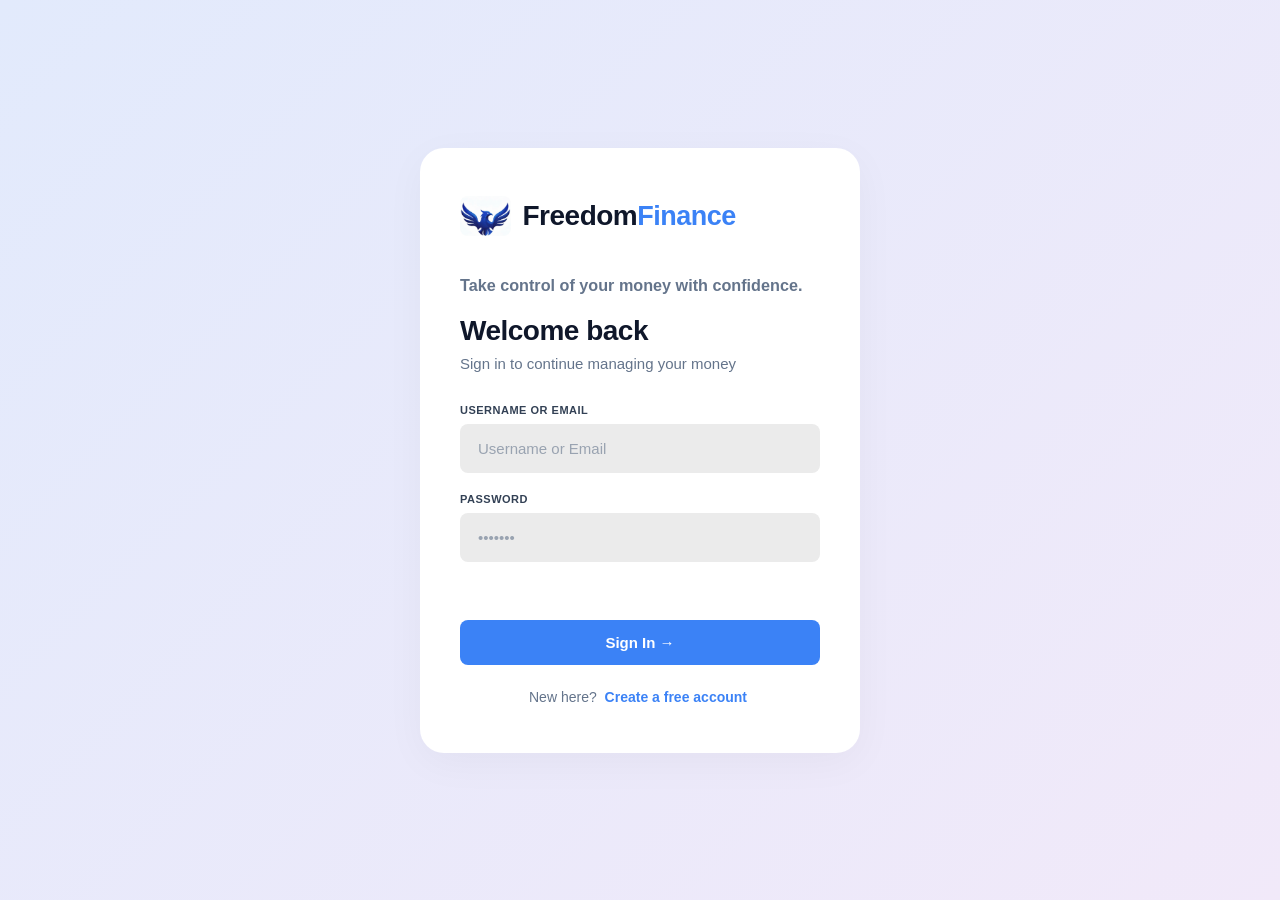
<file: index.html>
<!DOCTYPE html>
<html lang="en">
<head>
  <meta charset="utf-8" />
  <meta name="viewport" content="width=device-width, initial-scale=1" />
  <title>Freedom Finance</title>
  <link rel="stylesheet" href="style.css" />
  <script src="script.js" defer></script>
</head>
<body>
  <div class="auth-panel">
    <div class="auth-card">
      <!--Logo and brand name-->
      <div class="brand-header">
        <img src="LogInLogo.png" alt="Logo" class="brand-logo">
        <div class="brand-text">
          <span class="text-dark">Freedom</span><span class="text-blue">Finance</span>
        </div>
      </div>

      <div id="view-login" class="auth-view active">
        <h2 class="auth-heading">Take control of your money with confidence.</h2>
        <h2 class="auth-card-title">Welcome back</h2>
        <p class="auth-card-subtitle">Sign in to continue managing your money</p>

<!--Log in/sign up form-->
        <div class="form-group">
          <label for="loginIdentifier">Username or Email</label>
          <input id="loginIdentifier" type="text" placeholder="Username or Email" />
        </div>

        <div class="form-group">
          <label for="loginPassword">Password</label>
          <input id="loginPassword" type="password" placeholder="•••••••" />
        </div>

        <div class="error" id="loginError"></div>

        <button class="auth-btn" type="button" onclick="handleLogin()">Sign In &rarr;</button>

        <div class="switch-text">
          New here?
          <button class="text-link inline" type="button" onclick="showAuthView('signup')">Create a free account</button>
        </div>
      </div>

      <div id="view-signup" class="auth-view">
        <h2 class="auth-card-title">Create Account</h2>
        <p class="auth-card-subtitle">Set up your Freedom Finance account</p>

        <div class="form-group">
          <label for="signupUsername">Username</label>
          <input id="signupUsername" type="text" placeholder="Choose a username" />
        </div>

        <div class="form-group">
          <label for="signupEmail">Email</label>
          <input id="signupEmail" type="email" placeholder="Enter your email" />
        </div>

        <div class="form-group">
          <label for="signupPassword">Password</label>
          <input id="signupPassword" type="password" placeholder="Create a password" />
        </div>

        <div class="form-group">
          <label for="signupConfirmPassword">Confirm Password</label>
          <input id="signupConfirmPassword" type="password" placeholder="Confirm your password" />
        </div>

        <div class="error" id="signupError"></div>

        <button class="auth-btn" type="button" onclick="handleSignup()">Create Account</button>

        <div class="switch-text">
          Already have an account?
          <button class="text-link inline" type="button" onclick="showAuthView('login')">Sign in</button>
            </div>
         </div>
      </div> 
    </div> 
</body>
</html>
</file>
<file: style.css>
:root {
  /* --- Root Colors --- */
  --color-primary: #3b82f6;         
  --color-primary-hover: #2563eb;   
  --color-primary-light: #eff6ff;   
  --color-border: #7a7a7a;

  /* --- Backgrounds --- */
  --color-bg-app: #ebebeb;          
  --color-bg-surface: #ffffff;      

  /* --- Text --- */
  --color-text-heading: #0f172a;    
  --color-text-body: #334155;       
  --color-text-muted: #64748b;      
  --color-text-inverse: #ffffff;    

  /* --- Status Colors --- */
  --color-badge-danger-bg: #f7b0b0;   
  --color-badge-warning-bg: #f3cb85;   
  --color-bar-fill2: #3b82f6; 
  --color-success: #22c55e;
  --color-warning: #f59e0b;
 
  --color-badge-danger-text: #ff0000;
  --color-badge-success-bg: #d1fae5;
  --color-badge-success-text: #047857;
  --color-badge-warning-text: #b45309;
}

* {
  box-sizing: border-box;
  font-family: 'Inter', -apple-system, BlinkMacSystemFont, "Segoe UI", Roboto, sans-serif;
}

body {
  margin: 0;
  background: linear-gradient(135deg, #e2eafc 0%, #f1e9f9 100%);
  min-height: 100vh;
}

/* --- Layout --- */
.auth-panel {
  display: flex;
  justify-content: center;
  align-items: center;
  min-height: 100vh;
  padding: 20px;
}

.auth-card {
  background-color: var(--color-bg-surface);
  width: 100%;
  max-width: 440px;      
  padding: 48px 40px;    
  border-radius: 24px;   
  box-shadow: 0 10px 40px rgba(0, 0, 0, 0.04); 
}
.auth-heading {
  font-size: 16.2px;
  color: var(--color-text-muted);
  font-weight: bold;
  margin-bottom: 20px; 
  text-align: left; 
  align-items: left;
}
/* --- Brand Header  --- */
.brand-header {
  display: flex;
  align-items: center;
  gap: 12px;
  margin-bottom: 40px; 
}

.brand-logo {
  height: 80px; /* Adjust this if your logo is too big/small */
  width: auto;
  display: block;
  border-radius: 8px; /* rounder edges of square logos */
}

.brand-text {
  font-size: 22px;
  font-weight: 800;
  letter-spacing: -0.5px;
}

.text-dark { 
    color: var(--color-text-heading); 
    font-size:28px;
}
.text-blue { 
    color: var(--color-primary); 
    font-size: 27px;
}

/* --- Headings --- */
.auth-card-title {
  color: var(--color-text-heading);
  font-size: 28px;
  font-weight: 800;
  letter-spacing: -0.5px;
  margin: 0 0 8px 0;
}

.auth-card-subtitle {
  color: var(--color-text-muted);
  font-size: 15px;
  margin: 0 0 32px 0;
}

/* --- Form Elements --- */
.form-group {
  display: flex;
  flex-direction: column;
  margin-bottom: 20px;
}

.form-group label {
  font-size: 11px;
  font-weight: 700;
  text-transform: uppercase;
  letter-spacing: 0.5px;
  color: var(--color-text-body);
  margin-bottom: 8px;
}

.form-group input {
  background-color: var(--color-bg-app); 
  border: 2px solid transparent;
  border-radius: 8px;
  padding: 14px 16px;
  font-size: 15px;
  color: var(--color-text-heading);
  transition: all 0.2s ease;
  outline: none;
}

.form-group input::placeholder {
  color: var(--color-text-muted);
  opacity: 0.6;
}

.form-group input:focus {
  border-color: var(--color-primary);
  background-color: var(--color-bg-surface);
  box-shadow: 0 0 0 4px var(--color-primary-light);
}

/* --- Buttons --- */
.auth-btn {
  width: 100%;
  background-color: var(--color-primary);
  color: var(--color-text-inverse);
  border: none;
  border-radius: 8px;
  padding: 14px;
  font-size: 15px;
  font-weight: 600;
  cursor: pointer;
  margin-top: 8px;
  margin-bottom: 24px;
  transition: background-color 0.2s ease, transform 0.1s ease;
}

.auth-btn:hover { 
    background-color: var(--color-primary-hover); 
}
.auth-btn:active { 
    transform: scale(0.98); 
}

/* --- Footer Links --- */
.switch-text {
  text-align: center;
  font-size: 14px;
  color: var(--color-text-muted);
}

.text-link {
  background: none;
  border: none;
  color: var(--color-primary);
  font-weight: 600;
  font-size: inherit;
  cursor: pointer;
  padding: 0 4px;
  text-decoration: none;
}

.text-link:hover { 
  text-decoration: underline; 
}

/* --- Error Messages & View Logic --- */
.error {
  color: var(--color-badge-danger-text);
  font-size: 13px;
  min-height: 18px; 
  margin-bottom: 12px;
}

.auth-view { 
    display: none; 
}

.auth-view.active {
  display: block;
  animation: fadeSlideUp 0.3s ease;
}

@keyframes fadeSlideUp {
  from { 
    opacity: 0; 
    transform: translateY(10px); 
}
  to { 
    opacity: 1; 
    transform: translateY(0); 
    }
}

/* =========================
   3. DASHBOARD LAYOUT
========================= */
.dashboard-layout {
  display: flex;
  min-height: 100vh;
  background-color: var(--color-bg-app);
}

/* =========================
   4. SIDEBAR
========================= */
.sidebar {
  width: 380px;
  background-color: var(--color-bg-surface);
  border-right: 1px solid var(--color-border);
  display: flex;
  flex-direction: column;
  padding: 32px 24px;
}

/* Sidebar Brand (Logo & Text) */
.brand-header {
  display: flex;
  align-items: center;
  gap: 12px;
  margin-bottom: 40px; 
}

.brand-logo {
  height: 40px; 
  width: auto;
  display: block;
}

.brand-text {
  font-size: 22px;
  font-weight: 800;
  letter-spacing: -0.5px;
}

.text-dark { color: var(--color-text-heading); }
.text-blue { color: var(--color-primary); }

.sidebar-balance-card {
  background: var(--color-primary);
  border-radius: 16px;
  padding: 24px;
  color: var(--color-text-inverse);
  margin-bottom: 32px;
  box-shadow: 0 10px 20px rgba(59, 130, 246, 0.2);
}

.s-balance-label {
  font-size: 11px;
  font-weight: 700;
  letter-spacing: 0.5px;
  opacity: 0.8;
  margin-bottom: 8px;
}

.s-balance-amount {
  font-size: 32px;
  font-weight: 800;
  margin-bottom: 4px;
}

.s-balance-sub {
  font-size: 12px;
  opacity: 0.8;
}

/* Sidebar Navigation */
.nav-section {
  margin-bottom: 24px;
}

.nav-label {
  font-size: 11px;
  font-weight: 700;
  color: var(--color-text-muted);
  letter-spacing: 0.5px;
  margin-bottom: 12px;
  padding-left: 12px;
}

.nav-item {
  width: 100%;
  display: flex;
  align-items: center;
  background: transparent;
  border: none;
  padding: 12px;
  border-radius: 8px;
  color: var(--color-text-body);
  font-size: 15px;
  font-weight: 500;
  cursor: pointer;
  text-align: left;
  transition: all 0.2s;
}

.nav-item:hover {
  background-color: var(--color-bg-app);
}

.nav-item.active {
  background-color: var(--color-primary-light);
  color: var(--color-primary);
  font-weight: 600;
}

.nav-icon {
  margin-right: 12px;
  font-size: 18px;
}

.status-dot {
  width: 6px;
  height: 6px;
  background-color: var(--color-success);
  border-radius: 50%;
  margin-left: auto;
}

/* Sidebar Footer */
.sidebar-footer {
  margin-top: auto;
  border-top: 1px solid var(--color-border);
  padding-top: 24px;
}

.user-profile {
  display: flex;
  align-items: center;
  gap: 12px;
  margin-bottom: 16px;
}

.user-avatar {
  width: 40px;
  height: 40px;
  border-radius: 50%;
  background-color: var(--color-primary);
  color: white;
  display: flex;
  align-items: center;
  justify-content: center;
  font-weight: bold;
  font-size: 14px;
}

.user-name {
  font-weight: 700;
  color: var(--color-text-heading);
  font-size: 14px;
}

.user-type {
  font-size: 12px;
  color: var(--color-text-muted);
}

.sign-out-btn {
  width: 100%;
  padding: 10px;
  border: 1px solid var(--color-border);
  background: transparent;
  border-radius: 8px;
  color: var(--color-text-body);
  font-weight: 600;
  cursor: pointer;
}

.sign-out-btn:hover {
  background: var(--color-bg-app);
}

/* =========================
   5. MAIN DASHBOARD
========================= */
.main-content {
  flex: 1;
  padding: 40px 48px;
  overflow-y: auto;
}

.page-header {
  display: flex;
  justify-content: space-between;
  align-items: flex-end;
  margin-bottom: 32px;
}

.greeting {
  font-family: 'Georgia', serif; 
  font-size: 36px;
  color: var(--color-text-heading);
  margin: 0 0 8px 0;
  letter-spacing: -0.5px;
}

.current-date {
  color: var(--color-text-muted);
  font-size: 15px;
  margin: 0;
}

.btn-primary {
  background-color: var(--color-primary);
  color: var(--color-text-inverse);
  border: none;
  border-radius: 8px;
  padding: 12px 20px;
  font-weight: 600;
  cursor: pointer;
}

/* Top 4 Stat Cards */
.summary-grid {
  display: grid;
  grid-template-columns: repeat(4, 1fr);
  gap: 20px;
  margin-bottom: 32px;
}

.stat-card {
  background: var(--color-bg-surface);
  padding: 24px;
  border-radius: 16px;
  border: 1px solid var(--color-border);
  box-shadow: 0 4px 6px rgba(0, 0, 0, 0.02);
}

.stat-icon {
  width: 40px;
  height: 40px;
  border-radius: 8px;
  display: flex;
  align-items: center;
  justify-content: center;
  font-size: 18px;
  margin-bottom: 16px;
}

.stat-label {
  font-size: 11px;
  font-weight: 700;
  color: var(--color-text-muted);
  margin-bottom: 8px;
}

.stat-value {
  font-size: 26px;
  font-weight: 800;
  margin-bottom: 4px;
}

.stat-sub {
  font-size: 13px;
  color: var(--color-text-muted);
}

/* Colors for Stat Cards */
.icon-blue { 
  background: #eff6ff; color: var(--color-primary);
 }
.text-blue { 
  color: var(--color-primary); 
}

.icon-green {
   background: #ecfdf5; color: var(--color-success); 
  }
.text-green { 
  color: var(--color-success);
 }

.icon-red { 
  background: #fef2f2; color: var(--color-danger);
 }
.text-red { 
  color: var(--color-badge-danger);
 }

.icon-orange { 
  background: #fffbeb; color: var(--color-warning); 
}
.text-orange { 
  color: var(--color-badge-warning); 
}

/* Bottom Content Grid */
.content-grid {
  display: grid;
  grid-template-columns: 1fr 1fr;
  gap: 24px;
}

.panel-card {
  background: var(--color-bg-surface);
  border-radius: 16px;
  padding: 32px;
  border: 1px solid var(--color-border);
}

.panel-title {
  font-family: 'Georgia', serif;
  font-size: 20px;
  color: var(--color-text-heading);
  margin: 0 0 4px 0;
}

.panel-sub {
  font-size: 14px;
  color: var(--color-text-muted);
  margin: 0 0 24px 0;
}

/* Categories & Progress Bars */
.category-item {
  display: flex;
  align-items: center;
  gap: 16px;
  margin-bottom: 24px;
}

.cat-icon {
  width: 44px;
  height: 44px;
  border-radius: 12px;
  display: flex;
  align-items: center;
  justify-content: center;
  font-size: 20px;
}

.cat-details {
  flex: 1;
}

.cat-header {
  display: flex;
  justify-content: space-between;
  margin-bottom: 8px;
  font-weight: 600;
  color: var(--color-text-heading);
}

.progress-bar {
  height: 6px;
  background-color: var(--color-border);
  border-radius: 4px;
  overflow: hidden;
}

.bar-fill2 {
  height: 100%;
  border-radius: 999px;
  width: 0%;
  background: #3b82f6;
}

.fill-blue { 
  background-color: var(--color-primary);
 }
.fill-green { 
  background-color: var(--color-success);
 }
.fill-red { 
  background-color: var(--color-danger);
 }
.fill-orange { 
  background-color: var(--color-warning);
 }


.bg-light-blue { 
  background-color: #eff6ff;
 }
.bg-light-green { 
  background-color: #ecfdf5;
 }
.bg-light-red { 
  background-color: #fef2f2; 
}

/* Recent Transactions List */
.tx-item {
  display: flex;
  align-items: center;
  gap: 16px;
  padding: 16px 0;
  border-bottom: 1px solid var(--color-border);
}

.tx-item:last-child {
  border-bottom: none;
}

.tx-icon {
  width: 44px;
  height: 44px;
  border-radius: 12px;
  display: flex;
  align-items: center;
  justify-content: center;
  font-size: 20px;
}

.tx-info {
  flex: 1;
}

.tx-title {
  font-weight: 600;
  color: var(--color-text-heading);
  margin-bottom: 4px;
}

.tx-date {
  font-size: 13px;
  color: var(--color-text-muted);
}

.tx-meta {
  text-align: right;
}

.tx-amount {
  font-weight: 700;
  margin-bottom: 4px;
}

.tx-badge {
  font-size: 9px;
  font-weight: 800;
  padding: 2px 6px;
  border-radius: 4px;
  letter-spacing: 0.5px;
}

.badge-red { 
  background: var(--color-badge-danger-bg); color: var(--color-badge-danger-text); 
}
.badge-green { 
  background: var(--color-badge-success-bg); color: var(--color-badge-success-text); 
}

/* =========================
   6. BUDGET PAGE
========================= */
.budget-list {
  display: grid;
  grid-template-columns: 1fr 1fr; /* Creates 2 equal columns */
  gap: 24px;
  max-width: 1000px; /* Widened so two cards fit perfectly side-by-side */
  width: 100%;
  align-items: start; /* Prevents cards from stretching vertically if one has more text */
}

/* automatically drop down to 1 column on smaller screens */
@media (max-width: 900px) {
  .budget-list {
    grid-template-columns: 1fr;
    max-width: 480px;
  }
}

.budget-card {
  background: var(--color-bg-surface);
  border-radius: 20px;
  padding: 24px 28px;
  border: 1px solid var(--color-border);
  box-shadow: 0 4px 20px rgba(0, 0, 0, 0.03);
}

.bc-header {
  display: flex;
  justify-content: space-between;
  align-items: center;
  margin-bottom: 4px;
}
/* =========================
   9. MESSAGE BUBBLES
========================= */
.message-bubble {
  position: absolute;
  bottom: 130%; /* Pushes it right above the button */
  left: 50%;
  transform: translateX(-50%);
  background-color: var(--color-text-heading);
  color: var(--color-text-inverse);
  padding: 8px 14px;
  border-radius: 8px;
  font-size: 12px;
  font-weight: 600;
  white-space: nowrap;
  box-shadow: 0 10px 25px rgba(0, 0, 0, 0.15);
  pointer-events: none; /* Ensures the bubble doesn't block mouse clicks */
  animation: floatBubble 2.5s ease-in-out infinite;
  z-index: 10;
}

/* The little triangle pointing down */
.message-bubble::after {
  content: '';
  position: absolute;
  top: 100%;
  left: 50%;
  transform: translateX(-50%);
  border-width: 6px;
  border-style: solid;
  border-color: var(--color-text-heading) transparent transparent transparent;
}

/* bouncing animation */
@keyframes floatBubble {
  0%, 100% { 
    transform: translate(-50%, 0);
   }
  50% { 
    transform: translate(-50%, -6px);
   }
}

.bc-title-group {
  display: flex;
  align-items: center;
  gap: 12px;
  font-size: 18px;
  font-weight: 700;
  color: var(--color-text-heading);
}

.bc-actions {
  display: flex;
  align-items: center;
  gap: 12px;
}

.btn-close {
  background: none;
  border: none;
  color: var(--color-text-muted);
  font-size: 16px;
  cursor: pointer;
  opacity: 0.4;
  transition: opacity 0.2s;
}

.btn-close:hover {
  opacity: 1;
}

.bc-sub {
  font-size: 13px;
  color: var(--color-text-muted);
  margin-bottom: 16px;
}

.bc-amounts {
  display: flex;
  align-items: baseline;
  gap: 8px;
  margin-bottom: 12px;
}

.bc-spent {
  font-size: 28px;
  font-weight: 700;
  letter-spacing: -0.5px;
}

/* black/navy text for generic amounts */
.text-dark {
  color: var(--color-text-heading);
}

.bc-limit {
  font-size: 14px;
  color: var(--color-primary);
}

.bc-progress {
  height: 8px;
  background-color: var(--color-primary-light);
  border-radius: 4px;
  overflow: hidden;
  margin-bottom: 12px;
}

.bc-footer {
  display: flex;
  justify-content: space-between;
  font-size: 13px;
  color: var(--color-text-muted);
}

/* --- Progress Bar Fills --- */
.progress-fill {
  height: 100% !important;
  min-height: 8px; /* Forces the bar to never shrink away */
  border-radius: 4px;
  transition: width 0.5s ease-in-out;
}

.fill-blue { 
  background-color: #3b82f6 !important; 
}
.fill-green { 
  background-color: #22c55e !important; 
}
.fill-orange { 
  background-color: #f59e0b !important;
}
.fill-red { 
  background-color: #ef4444 !important;
 }

.badge-warning {
  background: var(--color-badge-warning-bg);
  color: var(--color-badge-warning-text);
}

/* =========================
   7. TRANSACTIONS PAGE
========================= */

/* Toolbar */
.table-toolbar {
  display: flex;
  justify-content: space-between;
  gap: 16px;
  margin-bottom: 24px;
}

.search-box {
  flex: 1;
  display: flex;
  align-items: center;
  background: var(--color-bg-surface);
  border: 1px solid var(--color-border);
  border-radius: 8px;
  padding: 0 16px;
}

.search-box input {
  border: none;
  background: transparent;
  padding: 12px 0;
  width: 100%;
  outline: none;
  color: var(--color-text-body);
  font-size: 15px;
}

.filter-group {
  display: flex;
  gap: 12px;
}

.filter-select {
  background: var(--color-bg-surface);
  border: 1px solid var(--color-border);
  border-radius: 8px;
  padding: 10px 16px;
  color: var(--color-text-body);
  font-size: 14px;
  cursor: pointer;
  outline: none;
}

/* Transactions Table Card */
.transaction-panel {
  padding: 0; /* Override default panel padding to let the header stretch */
  overflow: hidden;
}

.tx-table-header {
  display: flex;
  align-items: center;
  padding: 16px 24px;
  background: #f8fafc; /* Slight off-white to separate it from the rows */
  border-bottom: 1px solid var(--color-border);
  font-size: 12px;
  font-weight: 700;
  color: var(--color-text-muted);
  letter-spacing: 0.5px;
}

.tx-row {
  display: flex;
  align-items: center;
  padding: 16px 24px;
  border-bottom: 1px solid var(--color-border);
  transition: background-color 0.2s;
}

.tx-row:last-child {
  border-bottom: none;
}

.tx-row:hover {
  background-color: #f8fafc;
}

/* Grid Alignment: Proportional Columns */
.col-desc { 
  flex: 2; display: flex; align-items: center; gap: 16px; 
}
.col-cat { 
  flex: 1; 
}
.col-date { 
  flex: 1; font-size: 14px; color: var(--color-text-muted); 
}
.col-amt { 
  flex: 1; font-weight: 700; font-size: 15px; 
}
.col-actions { 
  width: 80px; display: flex; gap: 8px; justify-content: flex-end;
 }

/* Sub-elements */
.tx-note {
  font-size: 12px;
  color: var(--color-text-muted);
  margin-top: 4px;
}

.badge-pill {
  background: #f1f5f9;
  color: #475569;
  padding: 6px 12px;
  border-radius: 20px;
  font-size: 12px;
  font-weight: 600;
  display: inline-block;
}

.icon-btn-small {
  background: transparent;
  border: 1px solid var(--color-border);
  border-radius: 6px;
  width: 32px;
  height: 32px;
  display: flex;
  align-items: center;
  justify-content: center;
  cursor: pointer;
  font-size: 14px;
  transition: all 0.2s;
}

.icon-btn-small:hover {
  background: #f1f5f9;
}
/* =========================
   8. MODALS (Pop-ups)
========================= */

/* The dark, floating background */
.modal {
  display: flex;
  position: fixed;
  inset: 0; /* Stretches to all 4 corners of the screen */
  background: rgba(15, 23, 42, 0.6); /* Dark semi-transparent backdrop */
  align-items: center;
  justify-content: center;
  padding: 16px;
  z-index: 1000; /* Ensures it floats on top of EVERYTHING */
}
/* Hides the modal when it shouldn't be open */
.modal.hidden {
  display: none !important;
}

/* The white box in the center */
.modal-content {
  background: var(--color-bg-surface);
  width: 100%;
  max-width: 480px;
  padding: 32px;
  border-radius: 20px;
  box-shadow: 0 20px 40px rgba(0, 0, 0, 0.1);
  position: relative;
}

.modal-top {
  display: flex;
  justify-content: space-between;
  align-items: center;
  margin-bottom: 24px;
}

.modal-top h3 {
  font-size: 20px;
  font-weight: 700;
  color: var(--color-text-heading);
  margin: 0;
}

.close-x {
  background: transparent;
  border: none;
  font-size: 20px;
  color: var(--color-text-muted);
  cursor: pointer;
  padding: 4px 8px;
  border-radius: 6px;
}

.close-x:hover {
  background: var(--color-bg-app);
  color: var(--color-text-heading);
}

/* Form Elements Inside Modal */
.modal label {
  display: block;
  font-size: 11px;
  font-weight: 700;
  color: var(--color-text-body);
  margin-bottom: 8px;
  margin-top: 16px;
  text-transform: uppercase;
  letter-spacing: 0.5px;
}

.modal input,
.modal select {
  width: 100%;
  padding: 12px 16px;
  border: 2px solid transparent;
  border-radius: 10px;
  background: var(--color-bg-app);
  font-size: 15px;
  color: var(--color-text-heading);
  outline: none;
  transition: all 0.2s;
}

.modal input:focus,
.modal select:focus {
  border-color: var(--color-primary);
  background: var(--color-bg-surface);
  box-shadow: 0 0 0 3px var(--color-primary-light);
}

.grid2 {
  display: grid;
  grid-template-columns: 1fr 1fr;
  gap: 16px;
}

/* Modal Buttons */
.modal .actions {
  display: flex;
  justify-content: flex-end;
  gap: 12px;
  margin-top: 32px;
}

.modal .btn {
  padding: 12px 20px;
  border-radius: 8px;
  font-weight: 600;
  cursor: pointer;
  font-size: 15px;
  border: none;
  transition: background-color 0.2s;
}

.modal .btn.secondary {
  background: var(--color-bg-app);
  color: var(--color-text-body);
}

.modal .btn.secondary:hover {
  background: #e2e8f0;
}

.modal .btn.primary {
  background: var(--color-primary);
  color: var(--color-text-inverse);
}

.modal .btn.primary:hover {
  background: var(--color-primary-hover);
}

/* =========================
   10. REPORTS PAGE
========================= */
.chart-wrapper {
  display: flex;
  justify-content: center;
  align-items: center;
  padding: 32px 0;
}

.pie-container {
  display: flex;
  align-items: center;
  gap: 48px;
}

.pie-chart {
  width: 220px;
  height: 220px;
  border-radius: 50%;
  box-shadow: 0 10px 30px rgba(0,0,0,0.1);
  /* The gradient is injected via JavaScript! */
}

.pie-legend {
  display: flex;
  flex-direction: column;
  gap: 16px;
}

.legend-item {
  display: flex;
  justify-content: space-between;
  align-items: center;
  gap: 32px;
  min-width: 200px;
}

.legend-left {
  display: flex;
  align-items: center;
  gap: 12px;
}

.legend-color {
  width: 14px;
  height: 14px;
  border-radius: 4px;
}

.legend-label {
  font-weight: 600;
  color: var(--color-text-body);
}

.legend-val {
  font-weight: 700;
  color: var(--color-text-heading);
}

.chart-empty {
  color: var(--color-text-muted);
  font-style: italic;
  padding: 40px;
  text-align: center;
  background: var(--color-bg-app);
  border-radius: 12px;
  width: 100%;
}
/* =========================
   Spark AI CHATBOT — Modern Clean UI
   ========================= */

/* --- FAB Button --- */
#spark-fab {
  position: fixed;
  bottom: 24px;
  right: 24px;
  width: 56px;
  height: 56px;
  border-radius: 50%;
  background: linear-gradient(135deg, #3b82f6, #2563eb);
  color: #fff;
  border: none;
  font-size: 22px;
  box-shadow: 0 4px 16px rgba(37, 99, 235, 0.45), 0 1px 4px rgba(0,0,0,0.12);
  cursor: pointer;
  z-index: 1000;
  transition: transform 0.2s ease, box-shadow 0.2s ease;
  display: flex;
  align-items: center;
  justify-content: center;
}

#spark-fab:hover {
  transform: scale(1.09) translateY(-2px);
  box-shadow: 0 8px 24px rgba(37, 99, 235, 0.5), 0 2px 8px rgba(0,0,0,0.14);
}

#spark-fab:active {
  transform: scale(0.97);
}

/* --- Chat Window --- */
#spark-chat-window {
  position: fixed;
  bottom: 92px;
  right: 24px;
  width: 360px;
  height: 520px;
  background: #ffffff;
  border: 1px solid rgba(0, 0, 0, 0.08);
  border-radius: 20px;
  box-shadow:
    0 24px 48px rgba(0, 0, 0, 0.12),
    0 8px 16px rgba(0, 0, 0, 0.06),
    0 0 0 1px rgba(255, 255, 255, 0.8) inset;
  display: flex;
  flex-direction: column;
  z-index: 999;
  overflow: hidden;
  animation: chat-pop 0.22s cubic-bezier(0.34, 1.56, 0.64, 1) both;
}

@keyframes chat-pop {
  from { 
    opacity: 0; transform: translateY(12px) scale(0.97);
   }
  to   { 
    opacity: 1; transform: translateY(0) scale(1); 
  }
}

#spark-chat-window.hidden {
  display: none !important;
}

/* --- Header --- */
.chat-header {
  background: linear-gradient(135deg, #1d4ed8 0%, #2563eb 60%, #3b82f6 100%);
  color: #fff;
  padding: 14px 16px 14px 18px;
  display: flex;
  justify-content: space-between;
  align-items: center;
  gap: 8px;
  box-shadow: 0 1px 0 rgba(0,0,0,0.08);
}

.chat-header-info {
  display: flex;
  align-items: center;
  gap: 10px;
}

.chat-header-avatar {
  width: 34px;
  height: 34px;
  border-radius: 50%;
  background: rgba(255, 255, 255, 0.2);
  border: 1.5px solid rgba(255, 255, 255, 0.35);
  display: flex;
  align-items: center;
  justify-content: center;
  font-size: 16px;
  flex-shrink: 0;
}

.chat-header-text {
  display: flex;
  flex-direction: column;
  gap: 1px;
}

.chat-header-name {
  font-size: 15px;
  font-weight: 600;
  letter-spacing: -0.01em;
  line-height: 1.2;
}

.chat-header-status {
  font-size: 11.5px;
  font-weight: 400;
  opacity: 0.75;
  display: flex;
  align-items: center;
  gap: 5px;
  line-height: 1.2;
}

.chat-header-status::before {
  content: '';
  display: inline-block;
  width: 6px;
  height: 6px;
  background: #4ade80;
  border-radius: 50%;
  box-shadow: 0 0 6px rgba(74, 222, 128, 0.7);
  flex-shrink: 0;
}

.close-chat {
  background: rgba(255, 255, 255, 0.12);
  border: 1px solid rgba(255, 255, 255, 0.18);
  color: rgba(255, 255, 255, 0.9);
  cursor: pointer;
  font-size: 14px;
  width: 30px;
  height: 30px;
  border-radius: 8px;
  display: flex;
  align-items: center;
  justify-content: center;
  transition: background 0.15s, color 0.15s;
  flex-shrink: 0;
}

.close-chat:hover {
  background: rgba(255, 255, 255, 0.22);
  color: #fff;
}

/* --- Chat Body --- */
.chat-body {
  flex: 1;
  padding: 18px 16px;
  background: #f8fafc;
  overflow-y: auto;
  display: flex;
  flex-direction: column;
  gap: 10px;
  scroll-behavior: smooth;
}

.chat-body::-webkit-scrollbar {
   width: 4px; 
  }
.chat-body::-webkit-scrollbar-track { 
  background: transparent; 
}
.chat-body::-webkit-scrollbar-thumb {
  background: rgba(0,0,0,0.12);
  border-radius: 4px;
}

/* --- Date / time divider --- */
.chat-divider {
  text-align: center;
  font-size: 11px;
  color: #94a3b8;
  margin: 4px 0 8px;
  font-weight: 500;
  letter-spacing: 0.04em;
}

/* --- Messages --- */
.chat-msg {
  padding: 10px 14px;
  border-radius: 14px;
  font-size: 13.5px;
  line-height: 1.55;
  max-width: 82%;
  word-wrap: break-word;
  position: relative;
  animation: msg-in 0.18s ease both;
}

@keyframes msg-in {
  from { 
    opacity: 0; transform: translateY(6px); 
  }
  to   {
     opacity: 1; transform: none;
     }
}

/* Bot messages */
.chat-msg.bot {
  background: #ffffff;
  border: 1px solid #e2e8f0;
  color: #1e293b;
  align-self: flex-start;
  border-bottom-left-radius: 4px;
  box-shadow: 0 1px 3px rgba(0,0,0,0.05);
}

/* User messages */
.chat-msg.user {
  background: linear-gradient(135deg, #2563eb, #3b82f6);
  color: #fff;
  align-self: flex-end;
  border-bottom-right-radius: 4px;
  box-shadow: 0 2px 8px rgba(37, 99, 235, 0.25);
}

/* Typing indicator */
.chat-msg.typing {
  background: #ffffff;
  border: 1px solid #e2e8f0;
  align-self: flex-start;
  border-bottom-left-radius: 4px;
  padding: 12px 16px;
  display: flex;
  gap: 5px;
  align-items: center;
}

.typing-dot {
  width: 7px;
  height: 7px;
  background: #94a3b8;
  border-radius: 50%;
  animation: typing-bounce 1.2s ease-in-out infinite;
}
.typing-dot:nth-child(2) { 
  animation-delay: 0.2s; 
}
.typing-dot:nth-child(3) { 
  animation-delay: 0.4s; 
}

@keyframes typing-bounce {
  0%, 60%, 100% { 
    transform: translateY(0); opacity: 0.4; 
  }
  30% { 
    transform: translateY(-5px); opacity: 1; 
  }
}

/* --- Input Area --- */
.chat-input {
  display: flex;
  align-items: center;
  gap: 8px;
  padding: 12px 14px;
  background: #ffffff;
  border-top: 1px solid #e8eef4;
}

.chat-input input {
  flex: 1;
  padding: 10px 14px;
  border: 1.5px solid #e2e8f0;
  background: #f8fafc;
  border-radius: 12px;
  outline: none;
  font-size: 13.5px;
  color: #1e293b;
  transition: border-color 0.2s, background 0.2s, box-shadow 0.2s;
  min-width: 0;
}

.chat-input input::placeholder {
  color: #94a3b8;
}

.chat-input input:focus {
  border-color: #3b82f6;
  background: #fff;
  box-shadow: 0 0 0 3px rgba(59, 130, 246, 0.1);
}

.chat-input button {
  background: linear-gradient(135deg, #2563eb, #3b82f6);
  color: #fff;
  border: none;
  width: 58px;
  height: 38px;
  border-radius: 11px;
  cursor: pointer;
  font-size: 16px;
  flex-shrink: 0;
  display: flex;
  align-items: center;
  justify-content: center;
  transition: transform 0.15s, box-shadow 0.15s, opacity 0.15s;
  box-shadow: 0 2px 8px rgba(37, 99, 235, 0.3);
}

.chat-input button:hover:not(:disabled) {
  transform: scale(1.06);
  box-shadow: 0 4px 12px rgba(37, 99, 235, 0.4);
}

.chat-input button:active:not(:disabled) {
  transform: scale(0.96);
}

.chat-input button:disabled {
  opacity: 0.45;
  cursor: not-allowed;
  box-shadow: none;
  transform: none;
}

/*=========================================
    animations
 =========================================*/
   

/* 1. Keyframe */
@keyframes fadeSlideUp {
  from { opacity: 0; transform: translateY(15px); }
  to { opacity: 1; transform: translateY(0); }
}

@keyframes fadeInScale {
  from { 
    opacity: 0; transform: scale(0.95);
   }
  to {
     opacity: 1; transform: scale(1);
     }
}

@keyframes slideInMsg {
  from { 
    opacity: 0; transform: translateY(10px) scale(0.98);
   }
  to { 
    opacity: 1; transform: translateY(0) scale(1); 
  }
}

/* 2. Page & Modal Loading */
.page.active {
  animation: fadeSlideUp 0.4s cubic-bezier(0.16, 1, 0.3, 1) forwards;
}

.modal-content {
  animation: fadeInScale 0.3s cubic-bezier(0.16, 1, 0.3, 1) forwards;
}

/* 3. Cards & Hover */
.card, .budget-card, .summary-card, .budget-summary {
  transition: transform 0.25s ease, box-shadow 0.25s ease;
}

.card:hover, .budget-card:hover, .summary-card:hover {
  transform: translateY(-4px);
  box-shadow: 0 14px 28px rgba(0,0,0,0.12);
}

/* 4.  Buttons (Smooth color transitions and a 'click' effect) */
button, .btn, .icon-btn, .mini-btn, .auth-btn, .add-btn, .new-budget-btn {
  transition: all 0.2s ease;
}

button:active, .btn:active, .icon-btn:active, .add-btn:active, .new-budget-btn:active {
  transform: scale(0.96);
}

/* 5. Animated Budget Progress Bars */
.bar-fill2, .progress-bar-white .fill {
  transition: width 1.2s cubic-bezier(0.22, 1, 0.36, 1);
}

/* 6. Spark AI Chatbot  */
#spark-chat-window {
  transform-origin: bottom right; 
}

#spark-chat-window:not(.hidden) {
  animation: fadeInScale 0.3s cubic-bezier(0.16, 1, 0.3, 1) forwards;
}

/* Chat messages slide into place when generated */
.chat-msg {
  animation: slideInMsg 0.3s ease forwards;
}

/* 7. Creates a load effect */
.tx-item {
  animation: fadeSlideUp 0.3s ease forwards;
  animation-fill-mode: both;
}
.tx-item:nth-child(1) { 
  animation-delay: 0.05s; 
}
.tx-item:nth-child(2) { 
  animation-delay: 0.1s; 
}
.tx-item:nth-child(3) { 
  animation-delay: 0.15s;
 }
.tx-item:nth-child(4) { 
  animation-delay: 0.2s; 
}
.tx-item:nth-child(5) { 
  animation-delay: 0.25s; 
}

/* =========================
   11. RESPONSIVENESS
========================= */

/* --- Laptops & Landscape ORIENTATION --- */
@media (max-width: 1024px) {
  .sidebar {
    width: 260px; 
    padding: 24px 16px;
  }
  
  .main-content {
    padding: 32px;
  }

  /* Adjust grids to 2 columns instead of 4 */
  .summary-grid {
    grid-template-columns: repeat(2, 1fr);
  }

  /* Stack the bottom content panels */
  .content-grid {
    grid-template-columns: 1fr;
  }

  .pie-container {
    gap: 32px;
  }
}

/* ---  Portrait Devices --- */
@media (max-width: 768px) {
  /* Stack the sidebar and main content */
  .dashboard-layout {
    flex-direction: column;
  }

  .sidebar {
    width: 100%;
    padding: 24px;
    border-right: none;
    border-bottom: 1px solid var(--color-border);
  }

  .main-content {
    padding: 24px 20px;
  }

  /* Adjust page header layout */
  .page-header {
    flex-direction: column;
    align-items: flex-start;
    gap: 16px;
  }

  /* Ensure budgets stacks */
  .budget-list {
    grid-template-columns: 1fr;
    max-width: 100%;
  }

  /* Stack chart and legend */
  .pie-container {
    flex-direction: column;
    gap: 32px;
  }

  /* Allow transaction table rows to wrap */
  .tx-row {
    flex-wrap: wrap;
    gap: 12px;
  }
  .col-desc { 
    flex: 100%; /* Force description to full width on mobile */
  }
}

/* --- Mobile--- */
@media (max-width: 480px) {
  /* Compresses the Auth panel */
  .auth-card {
    padding: 32px 24px;
  }

  /* Single column  */
  .summary-grid {
    grid-template-columns: 1fr;
  }

  .greeting {
    font-size: 28px; 
  }

  /* Adjust toolbar */
  .table-toolbar {
    flex-direction: column;
  }

  /* Adjust Chatbot for tiny screens */
  #spark-chat-window {
    width: calc(100vw - 32px); 
    height: 460px;
    right: 16px;
    bottom: 85px;
  }
  
  #spark-fab {
    right: 16px;
    bottom: 16px;
  }

  .modal-content {
    padding: 24px 20px;
  }
  
  .grid2 {
    grid-template-columns: 1fr;
  }
}
</file>
